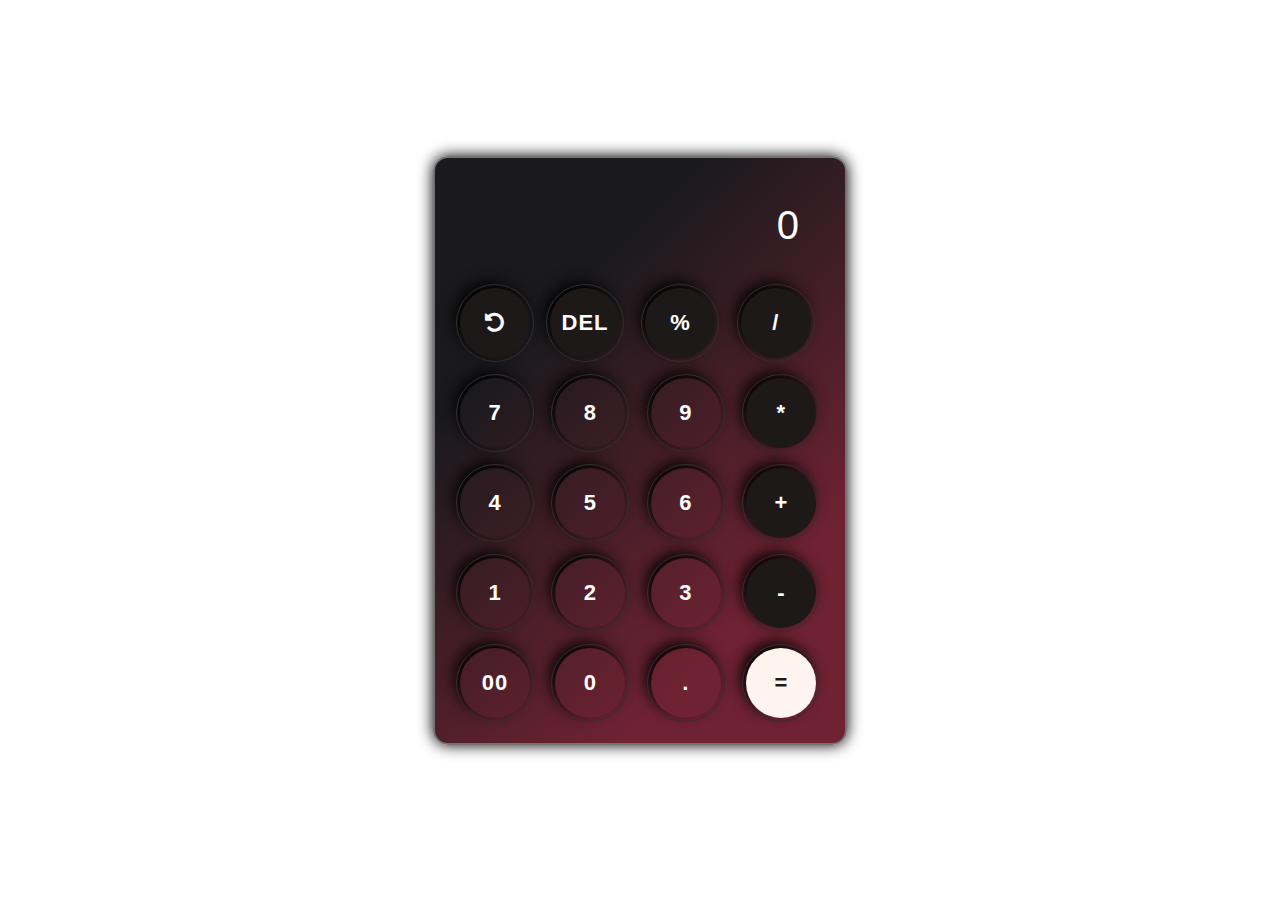
<file: Task_3/index_2.html>
<!DOCTYPE html>
<html lang="en">
<head>
    <meta charset="UTF-8">
    <meta name="viewport" content="width=device-width, initial-scale=1.0">
    <link rel="stylesheet" href="https://cdnjs.cloudflare.com/ajax/libs/font-awesome/4.7.0/css/font-awesome.min.css">
    <title>Calculator | the Code School</title>
    <link rel="stylesheet" href="index_2.css">
</head>
<body>
    <div class="calculator">
        <div class="display">
            <input type="text" id="inputBox" value="0" placeholder="0" disabled>
        </div>
        <div class="row">
            <button type="button" id="clear"><i class="fa fa-undo"></i>
            <button type="button" class="opr">DEL</button>
            <button type="button" class="opr">%</button>
            <button type="button" class="opr">/</button>
            
            </button>
        </div>
        <div class="row">
            <button type="button">7</button>
            <button type="button">8</button>
            <button type="button">9</button>
            <button type="button" class="opr">*</button>
        </div>
        <div class="row">
            <button type="button">4</button>
            <button type="button">5</button>
            <button type="button">6</button>
            <button type="button" class="opr">+</button>
        </div>
        <div class="row">
            <button type="button">1</button>
            <button type="button">2</button>
            <button type="button">3</button>
            <button type="button" class="opr">-</button>
        </div>
        <div class="row">
            <button type="button" id="plusMinus">00</button>
            <button type="button">0</button>
            <button type="button">.</button>
            <button type="button" id="eqBtn">=</button>
        </div>

    </div>
    <script src="script_2.js"></script>
</body>
</html>
</file>
<file: Task_3/index_2.css>
*{
    margin: 0;
    padding: 0;
    box-sizing: border-box;
    font-family: Arial, Helvetica, sans-serif;
    letter-spacing: 1px;
}

body{
    min-height: 100vh;
    max-width: 100%;
    display: flex;
    justify-content: center;
    align-items: center;
    /* display: grid;
    place-items: center; */
    /* background: linear-gradient(45deg, #0a0a0a, #3a4452); */
}

.calculator{
    padding: 15px;
    box-shadow: 0 0 15px #000;
    border: 2px solid rgb(116,114,114);
    border-radius: 15px;
    background: linear-gradient(135.8deg, rgb(26, 26, 29) 27.1%, rgb(111, 34, 50) 77.5%);
}

.display input{
    width: 360px;
    border: none;
    outline: none;
    padding: 20px;
    margin: 10px;
    background: transparent;
    color: #fff;
    font-size: 40px;
    text-align: right;
    cursor: pointer;
}

input::placeholder{
    color: #fff;
}

button{
    width: 70px;
    height: 70px;
    margin: 10px;
    background: transparent;
    color: #fff;
    font-size: 22px;
    font-weight: 600;
    border: 0;
    border-radius: 50%;
    box-shadow: -5px -6px 15px #000;
    outline: 1px solid #313131;
    outline-offset: 3px;
    cursor: pointer;
}

button:active{
    background: #000;
    transform: translate(2px, 2px);
}

.opr{
    color: white;
    background: #1e1919;
    font-weight: 700;
}

#clear {
    color: white;
    background: #1e1919;
    font-weight: 700;
}
#eqBtn{
    background: seashell;
    font-weight: 900;
    color:#1e1919
}
</file>
